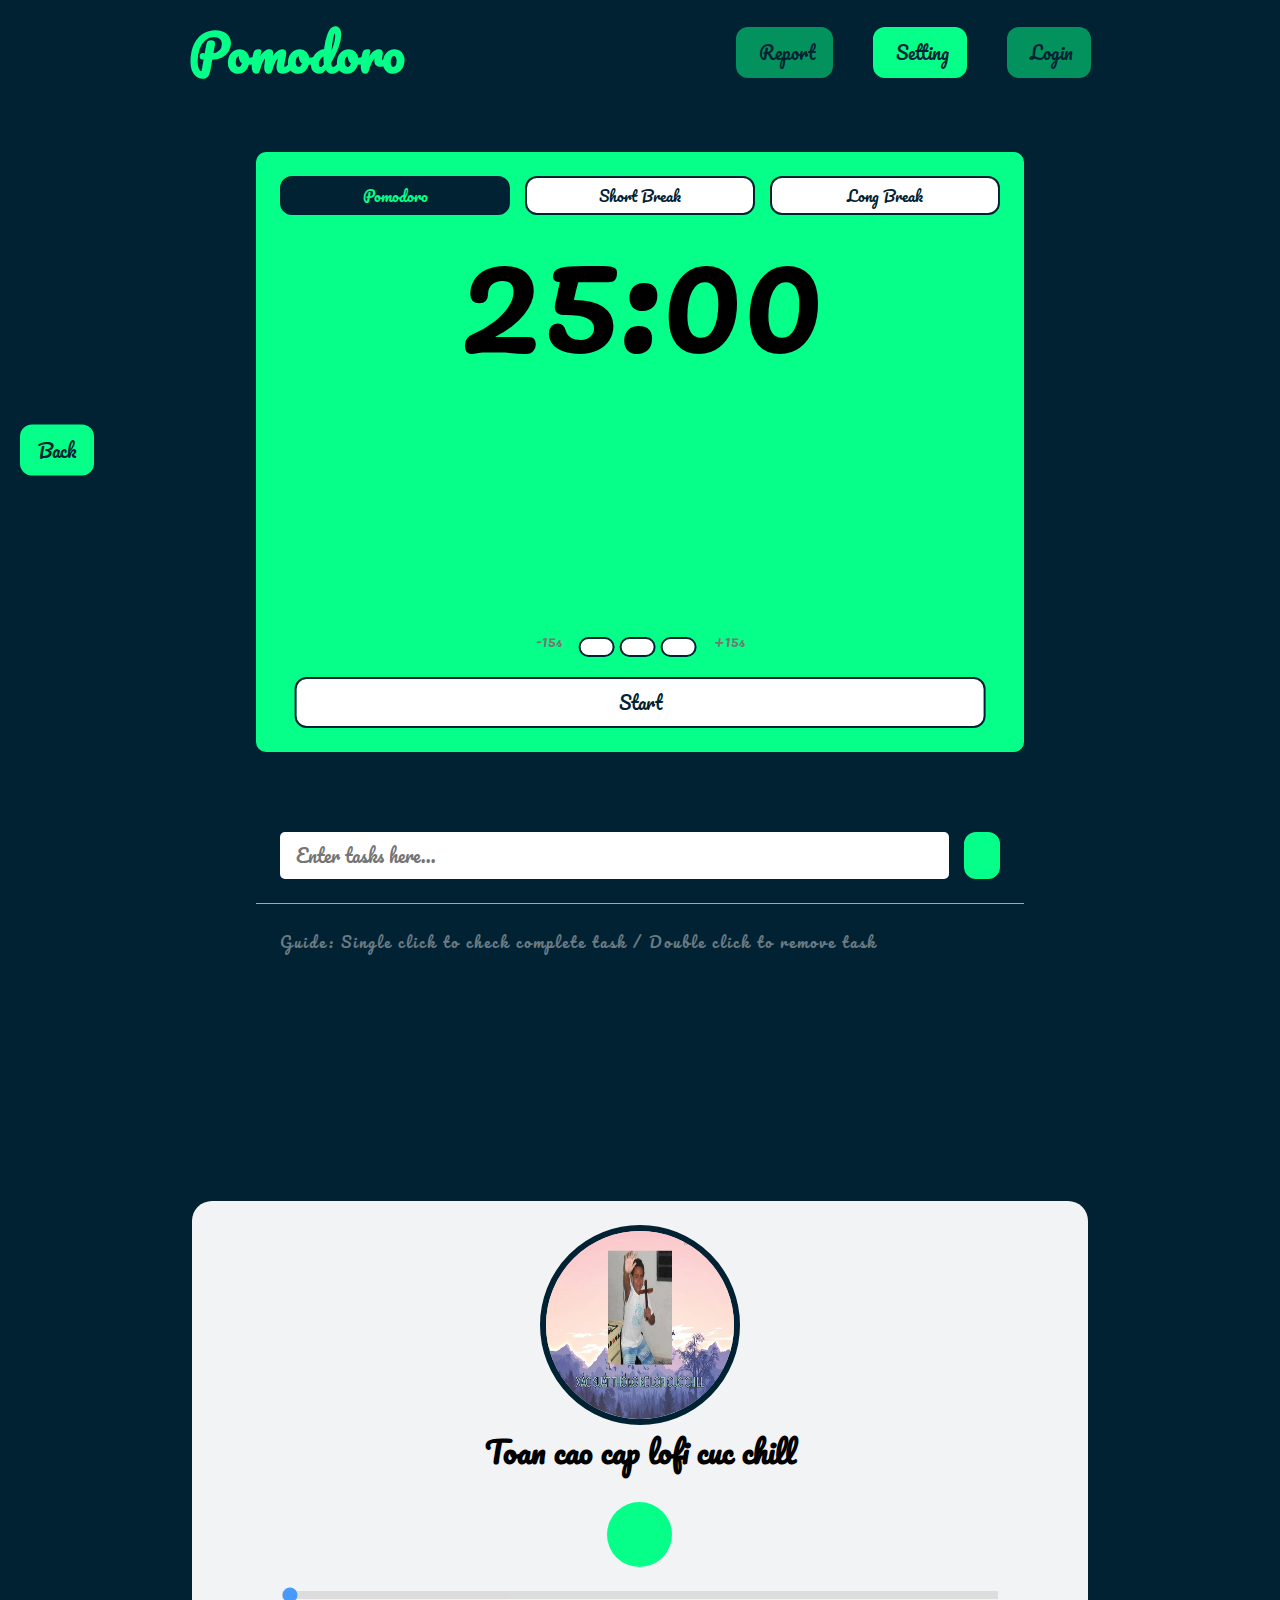
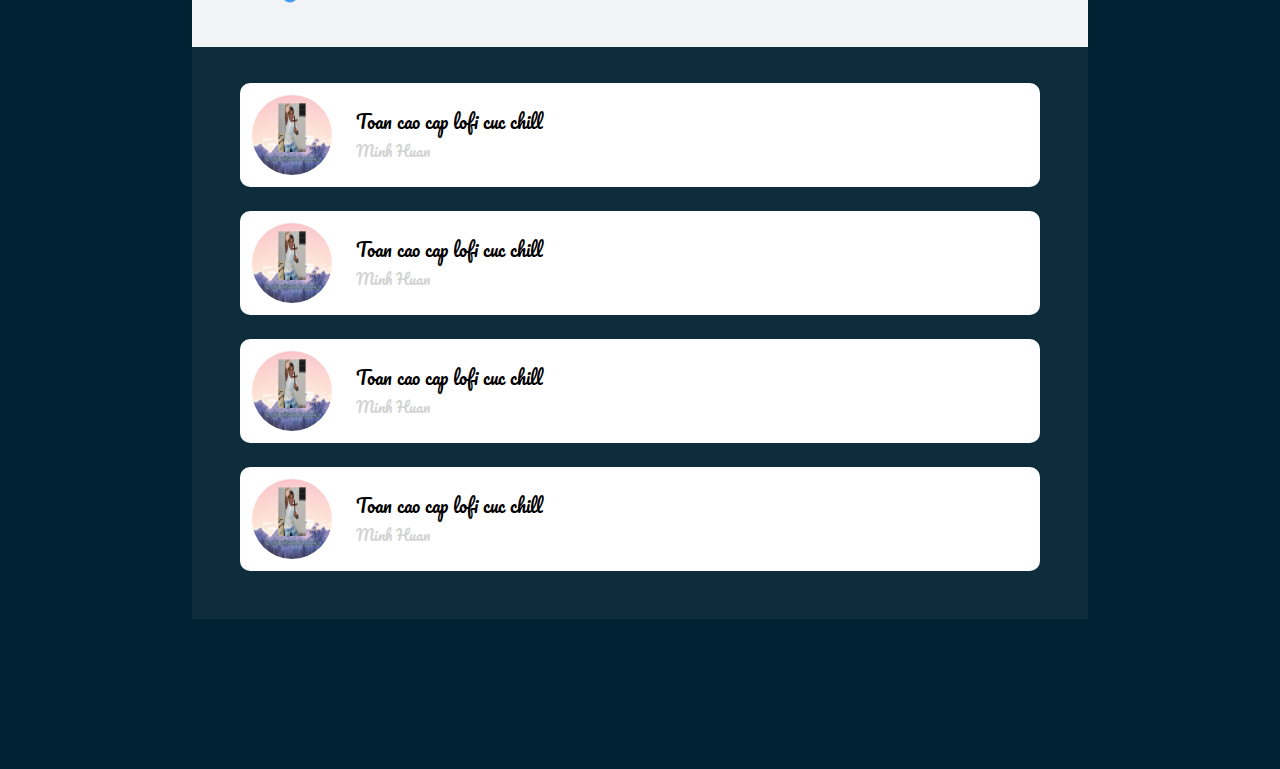
<file: home.html>
<!DOCTYPE html>
<html lang="en">

<head>
    <meta charset="UTF-8">
    <meta http-equiv="X-UA-Compatible" content="IE=edge">
    <meta name="viewport" content="width=device-width, initial-scale=1.0">
    <link rel="stylesheet" href="assets/css/base.css">
    <link rel="stylesheet" href="assets/css/home.css">
    <link rel="stylesheet" href="https://cdnjs.cloudflare.com/ajax/libs/font-awesome/6.4.0/css/all.min.css"
        integrity="sha512-iecdLmaskl7CVkqkXNQ/ZH/XLlvWZOJyj7Yy7tcenmpD1ypASozpmT/E0iPtmFIB46ZmdtAc9eNBvH0H/ZpiBw=="
        crossorigin="anonymous" referrerpolicy="no-referrer" />
    <title>Pomodoro</title>
</head>

<body>
    <div id="app">
        <div class="setting-section">
            <h1 class="app-heading">Pomodoro</h1>
            <ul class="setting-list">
                <li class="setting-item report-btn btn btn-primary coming-soon">
                    <i class="fa-solid fa-chart-simple"></i>
                    Report
                </li>
                <li class="setting-item setting-btn btn btn-primary">
                    <i class="fa-solid fa-gear"></i>
                    Setting
                </li>
                <li class="setting-item login-btn btn btn-primary coming-soon">
                    <i class="fa-solid fa-user"></i>
                    Login
                </li>
                <li class="setting-item back-btn">
                    <i class="fa-solid fa-arrow-right"></i>
                </li>
            </ul>
            <div class="menu-bar">
                <i class="fa-solid fa-bars"></i>
            </div>
        </div>

        <div class="main-container container">
            <div class="main-section">
                <div class="timer-section">
                    <ul class="timer-option-list">
                        <li class="timer-option-item btn btn-light">Pomodoro</li>
                        <li class="timer-option-item btn btn-light">Short Break</li>
                        <li class="timer-option-item btn btn-light">Long Break</li>
                    </ul>
                    <div class="timer-view"></div>
                    <div class="timer-controller">
                        <div class="controller-group">
                            <span>-15s</span>
                            <button class="backward-btn control-btn btn btn-light">
                                <i class="fa-solid fa-backward"></i>
                            </button>
                            <button class="pause-btn control-btn btn btn-light">
                                <i class="fa-solid fa-pause"></i>
                            </button>
                            <button class="forward-btn control-btn btn btn-light">
                                <i class="fa-solid fa-forward"></i>
                            </button>
                            <span>+15s</span>
                        </div>
                        <button class="start-btn control-btn btn btn-light full-width">Start</button>
                    </div>
                </div>
                <div class="tasks-section">
                    <div class="tasks-heading">
                        <input type="text" class="tasks-input input input-light" placeholder="Enter tasks here...">
                        <button class="tasks-submit-btn btn btn-primary">
                            <i class="fa-solid fa-arrow-down"></i>
                        </button>
                    </div>
                    <p class="tasks-guide">
                        Guide: Single click to check complete task / Double click to remove task</p>
                    <ul class="tasks-list">
                    </ul>
                </div>
            </div>
        </div>

        <div class="audio-container container">
            <div class="audio-section">
                <div class="audio-heading">
                    <div class="audio-center">
                        <img src="assets/img/audioDemo.jpg" class="audio-image" alt="Song image">
                        <h2 class="audio-title">Toan cao cap lofi cuc chill</h2>
                    </div>
                    <div class="audio-controller">
                        <i class="fa-solid fa-shuffle"></i>
                        <i class="fa-solid fa-backward-step"></i>
                        <div class="play-control">
                            <i class="play-control-btn pause-btn hidden fa-solid fa-pause"></i>
                            <i class="play-control-btn play-btn fa-solid fa-play"></i>
                        </div>
                        <i class="fa-solid fa-forward-step"></i>
                        <i class="fa-solid fa-repeat"></i>
                    </div>
                    <input id="progress" class="progress" type="range" value="0" step="1" min="0" max="100">
                    <audio src=""></audio>
                </div>
                <ul class="audio-playlist">
                    <li class="playlist-item">
                        <img src="assets/img/audioDemo.jpg" class="playlist-item-img" alt="">
                        <div>
                            <p class="playlist-item-title">Toan cao cap lofi cuc chill</p>
                            <p class="playlist-item-author">Minh Huan</p>
                        </div>
                    </li>
                    <li class="playlist-item">
                        <img src="assets/img/audioDemo.jpg" class="playlist-item-img" alt="">
                        <div>
                            <p class="playlist-item-title">Toan cao cap lofi cuc chill</p>
                            <p class="playlist-item-author">Minh Huan</p>
                        </div>
                    </li>
                    <li class="playlist-item">
                        <img src="assets/img/audioDemo.jpg" class="playlist-item-img" alt="">
                        <div>
                            <p class="playlist-item-title">Toan cao cap lofi cuc chill</p>
                            <p class="playlist-item-author">Minh Huan</p>
                        </div>
                    </li>
                    <li class="playlist-item">
                        <img src="assets/img/audioDemo.jpg" class="playlist-item-img" alt="">
                        <div>
                            <p class="playlist-item-title">Toan cao cap lofi cuc chill</p>
                            <p class="playlist-item-author">Minh Huan</p>
                        </div>
                    </li>
                </ul>

            </div>
        </div>
        <a href="index.html" class="redirect-btn btn btn-primary">
            Back
        </a>
    </div>
    <div class="setting-modal modal">
        <div class="modal-overlay setting-modal-overlay"></div>
        <div class="modal-content">
            <div class="modal-main">
                <h2 class="modal-title">Setting</h2>
                <div class="modal-group">
                    <div class="modal-head">
                        <i class="fa-solid fa-clock"></i>
                        <h3 class="modal-heading">Timer (Seconds)</h3>
                    </div>
                    <div class="modal-body">
                        <ul class="timer-setting-list">
                            <li class="timer-setting-item">
                                <label for="pomodoro-time-input">Pomodoro</label>
                                <input required class="timer-setting-input" id="pomodoro-time-input" type="number" name="" min="0" max="180" id="">
                            </li>
                            <li class="timer-setting-item">
                                <label for="sBreak-time-input">Short Break</label>
                                <input required class="timer-setting-input" id="sBreak-time-input" type="number" name="" min="0" max="180" id="">
                            </li>
                            <li class="timer-setting-item">
                                <label for="lBreak-time-input">Long Break</label>
                                <input required class="timer-setting-input" id="lBreak-time-input" type="number" name="" min="0" max="180" id="">
                            </li>
                        </ul>
                    </div>
                </div>
                <button class="setting-modal-btn btn btn-contrast">OK</button>
            </div>
        </div>
    </div>

    <script src="assets/js/home.js"></script>
    <script src="assets/js/responsive.js"></script>
</body>

</html>
</file>
<file: assets/css/base.css>
@import url('https://fonts.googleapis.com/css2?family=Pacifico&display=swap');
@import url('https://fonts.googleapis.com/css2?family=Londrina+Outline&display=swap');
:root {
    --primary: #06ff89;
    --primary-contrast: #012233;
    --black: #000;
    --white: #fff;
    --text: #797575;
    --border: #fefefe;
    --btn-df-bg: #ccc;
    --background: #012233;

    --title-lg-fs: 10rem;
    --title-fs: 8rem;
    --heading-fs: 5rem;
    --subheading-fs: 2.4rem;
    --text-fs: 1.8rem;
    --text-sm-fs: 1.5rem;
    --text-lg-fs: 2rem;
}


* {
    padding: 0;
    margin: 0;
    box-sizing: border-box;
}

html {
    font-family: 'Pacifico', cursive;
    font-size: 62.5%;
}

body {
    font-size: 2rem;
}

ul {
    list-style: none;
}

a[href] {
    text-decoration: none;
    color: var(--text);
}

.modal {
    position: fixed;
    inset: 0;
    z-index: 9999;
    display: none;
    justify-content: center;
    align-items: center;
  }
  .modal-overlay {
    position: absolute;
    inset: 0;
    background-color: rgba(0, 0, 0, 0.2);
    cursor: pointer;
  }
  .modal-content {
    background-color: white;
    width: 100%;
    max-width: 500px;
    border-radius: 12px;
    position: relative;
    z-index: 10;
    padding: 30px;
  }

  .modal-main {
    overscroll-behavior-y: contain;

  }

.btn {
    font-family: 'Pacifico', cursive;
    padding: 8px 16px;
    border-radius: 12px;
    background-color: var(--btn-df-bg);
    border: 2px solid var(--btn-df-bg);
    transition: all 0.5s;
    cursor: pointer;
    font-size: var(--text-fs);
}

.btn:hover {
    background-color: var(--white);
}

.btn.full-width {
    width: 100%;
}

.btn.btn-primary {
    background-color: var(--primary);
    color: var(--primary-contrast);
    border-color: var(--primary);
}

.btn.btn-light {
    background-color: var(--white);
    color: var(--primary-contrast);
    border-color: var(--primary-contrast);
}

.btn.btn-contrast {
    background-color: var(--primary-contrast);
    color: var(--primary);
    border-color: var(--primary-contrast);
}

.btn.btn-primary:hover {
    background-color: var(--primary-contrast);
    color: var(--primary);
}

.btn.btn-contrast:hover {
    background-color: var(--primary);
    color: var(--primary-contrast);
}

.btn.btn-light:hover {
    background-color: var(--primary-contrast);
    color: var(--primary);
}

.input {
    border: none;
    padding: 8px 16px;
    font-size: var(--text-fs);
    border-radius: 5px;
    font-family: 'Pacifico', cursive;
}

.input.input-light {
    background-color: var(--white);
    color: var(--primary-contrast);
    border-color: var(--primary-contrast);
}

.container {
    width: 100%;
    display: flex;
    min-height: 20vh;
    flex-direction: column;
    align-items: center;
    justify-content: center;
}

.title {
    font-size: var(--title-fs);
    color: var(--primary);
    margin-bottom: 40px;
}

.heading {
    font-size: var(--heading-fs);
    color: var(--primary);
    margin-bottom: 20px;
}

.redirect-btn {
    position: absolute;
    top: 50%;
    left: 20px;
    transform: translateY(-50%);
}

.container.full-h {
    height: 100vh;
}

#app {
    min-height: 100vh;
    background-color: var(--background);
}
</file>
<file: assets/css/home.css>
.app-heading {
    color: var(--primary);
    font-size: var(--heading-fs);
}

/* ----------------------- Setting Section ------------------------- */

.setting-section {
    padding: 8px 24px;
    display: flex;
    justify-content: space-around;
    align-items: center;
}

.setting-list {
    display: flex;
    column-gap: 40px;
}

.setting-item {
    font-size: var(--text-fs);
}

.setting-item i {
    margin-right: 5px;
}

.back-btn {
    display: none;
    align-items: center;
    justify-content: center;
    color: var(--primary);
    padding: 20px;
    cursor: pointer;
}

.back-btn i {
    font-size: var(--text-fs);
}

.setting-item.coming-soon {
    opacity: 0.5;
    cursor: default;
    background-color: var(--primary) !important;
    color: var(--primary-contrast) !important;
}

.menu-bar {
    display: none;
    position: absolute;
    right: 40px;
    top: 50%;
    transform: translateY(-50%);
    cursor: pointer;
    color: var(--primary);
    font-size: var(--heading-fs);
}

/* ------------------------- Main Section --------------------------- */

.main-section {
    margin-top: 48px;
    width: 60%;
    aspect-ratio: 1/0.5;
    display: flex;
    justify-content: space-around;
    align-items: flex-start;
    column-gap: 80px;
}

.timer-section {
    position: relative;
    background-color: var(--primary);
    height: 100%;
    max-height: 600px;
    aspect-ratio: 1/1;
    border-radius: 10px;
    padding: 24px;
}

.timer-option-list {
    display: flex;
    justify-content: space-around;
    align-items: center;
    column-gap: 15px;

}

.timer-option-item {
    width: calc(100%/3);
    background-color: var(--primary-contrast);
    color: var(--primary);
    padding: 4px 8px;
    font-size: var(--text-sm-fs);
    text-align: center;
}

.timer-option-item.active {
    background-color: var(--primary-contrast);
    color: var(--primary);
}

.timer-view {
    font-size: 15rem;
    text-align: center;
    line-height: 15rem;
}

.timer-image {
    display: flex;
    justify-content: center;
}

.timer-image img {
    width: 15%;
}

.timer-image img {
    margin-bottom: 8px;
}

.timer-controller {
    display: flex;
    flex-direction: column;
    align-items: center;
    row-gap: 20px;
    width: 90%;
    position: absolute;
    bottom: 24px;
    right: 50%;
    transform: translateX(50%);
}

.controller-group span {
    color: var(--text);
    margin: 12px;
    cursor: default;
    font-size: var(--text-sm-fs);
}

.control-btn.clicked {
    background-color: var(--primary-contrast);
    color: var(--primary);
}

/* -------------------- Tasks Section ----------------- */
.tasks-heading {
    /* background-color: gray; */
    padding: 0 24px 24px 24px;
    border-bottom: 1px solid var(--primary);
    display: flex;
    column-gap: 15px;
    
}

.tasks-list {
    list-style-type: disc;
    color: var(--white);
    margin-top: 24px;
    padding: 24px;
    border-radius: 10px;
}

.tasks-item {
    padding: 24px;
    font-size: var(--text-fs);
    letter-spacing: 2px;
    cursor: pointer;
    user-select: none;
}

.tasks-item.checked {
    text-decoration: line-through;
}

.tasks-guide {
    font-size: var(--text-sm-fs);
    color: #d3d3d3;
    opacity: 0.5;
    letter-spacing: 2px;
    padding: 24px;
}

.tasks-input {
    flex: 1;
} 

/* ------------------------ Audio Section ------------------ */
.audio-section {
    margin-top: 150px;
    margin-bottom: 150px;
    display: flex;
    width: 900px;
    max-width: 70%;
    flex-direction: column;
    align-items: center;
    justify-content: center;
}

.audio-heading {
    background-color: rgba(255,255,255, 0.95);
    width: 100%;
    display: flex;
    flex-direction: column;
    align-items: center;
    justify-content: center;
    border-top-left-radius: 20px;
    border-top-right-radius: 20px;
    padding-bottom: 48px;

}

.audio-center {
    display: flex;
    flex-direction: column;
    align-items: center;
    justify-content: center;
    padding: 24px;
    border-radius: 15px;
}

.audio-image {
    width: 200px;
    height: 200px;
    border-radius: 50%;
    border: 6px solid var(--primary-contrast);
}

.audio-controller {
    display: flex;
    width: 50%;
    align-items: center;
    justify-content: space-around;
    font-size: 2.4rem;
    padding-bottom: 24px;

}

.play-control {
    width: 6.5rem;
    height: 6.5rem;
    display: flex;
    align-items: center;
    justify-content: center;
    border-radius: 50%;
    background-color: var(--primary);
    color: var(--primary-contrast);
}

.play-control-btn.hidden {
    display: none;
}

.progress {
    width: 80%;
    -webkit-appearance: none;
    height: 8px;
    background: #d3d3d3;
    outline: none;
    opacity: 0.7;
    -webkit-transition: 0.2s;
    transition: opacity 0.2s;
}

.audio-playlist {
    background-color: rgba(255,255,255,0.05);
    padding: 12px 48px 48px;
    width: 100%;
}

.playlist-item {
    margin-top: 24px;
    padding: 12px;
    background-color: var(--white);
    border-radius: 10px;
    display: flex;
    align-items: center;
    column-gap: 24px;
    transition: color 0.4s linear;
    cursor: pointer;
    position: relative;
    z-index: 1;
    overflow: hidden;
}

.playlist-item:hover .playlist-item-author {
    color: var(--white);
}

.playlist-item:hover::before {
    transform: scaleX(1);
}


.playlist-item::before {
    content: "";
    position: absolute;
    left: 0;
    right: 0;
    width: 100%;
    height: 100%;
    background-color: var(--primary);
    z-index: -1;
    transition: transform 1s;
    transform-origin: 0 0;
    transition-timing-function: cubic-bezier(0.5, 1.6, 0.4, 0.7);
    transform: scaleX(0);
}

.playlist-item-img {
    width: 80px;
    height: 80px;
    border-radius: 50%;
}

.playlist-item-title {
    font-size: var(--text-fs);
}

.playlist-item-author {
    font-size: var(--text-sm-fs);
    color: #d3d3d3;
}

/* ---------------------------- Setting Modal Section ------------------------ */
.modal-title {
    color: var(--primary-contrast);
    margin-bottom: 24px;
    padding-bottom: 8px;
    border-bottom: 1px solid #d4d4d4;
}

.modal-group {
    padding-bottom: 48px;
    border-bottom: 1px solid #d4d4d4;
}

.modal-head {
    display: flex;
    align-items: center;
    margin-bottom: 8px;
}

.modal-body {

}

.timer-setting-list {
    display: flex;
    align-items: center;
}

.timer-setting-item {

}

.timer-setting-input {
    background-color: #efefef;
    padding: 8px;
    border-radius: 8px;
    font-family: 'Pacifico', cursive;
    border: none;
    font-size: var(--text-fs);
}

.setting-modal-btn {
    margin-top: 12px;
    float: right;    
}

/* ---------------------------- Responsive for medium screen device ---------------------------------- */
@media screen and (max-width: 1400px) and (min-width: 768px) {
    .main-section {
        flex-direction: column;
        align-items: normal;
        row-gap: 80px;
    }
}

/* ------------------------------ Responsive for small screen device --------------------------------- */
@media screen and (max-width: 768px) {
    .main-section {
        flex-direction: column;
        align-items: normal;
        row-gap: 80px;
        width: 100%;
        aspect-ratio: none;
        height: 800px;
    }

    .setting-section {
        justify-content: space-between;
        position: relative;
        overflow: hidden;
        padding: 8px 0;
        padding-left: 12px;
    }

    .audio-section {
        max-width: 100%;
    }

    .audio-controller {
        width: 100%;
    }

    .setting-list {
        display: flex;
        flex-direction: column;
        width: 40%;
        z-index: 1;
        transform: translateX(140%);
    }

    .setting-item {
        border-radius: 0;
        font-size: 1.2rem;
    }

    .menu-bar {
        display: block;
        transition: all 0.25s linear;
    }

    .back-btn {
        display: flex;
    }
    

    .tasks-heading {
        display: flex;
        flex-direction: column;
        row-gap: 20px;
    }

    .tasks-submit-btn {
        height: 40px;
        display: flex;
        align-items: center;
        justify-content: center;
    }

    .timer-option-item {
        height: 80px;
        display: flex;
        align-items: center;
        justify-content: center;
    }

    .timer-view {
        font-size: 10rem;
        line-height: 10rem;
    }

    .redirect-btn {
        display: none;
    }
}
</file>
